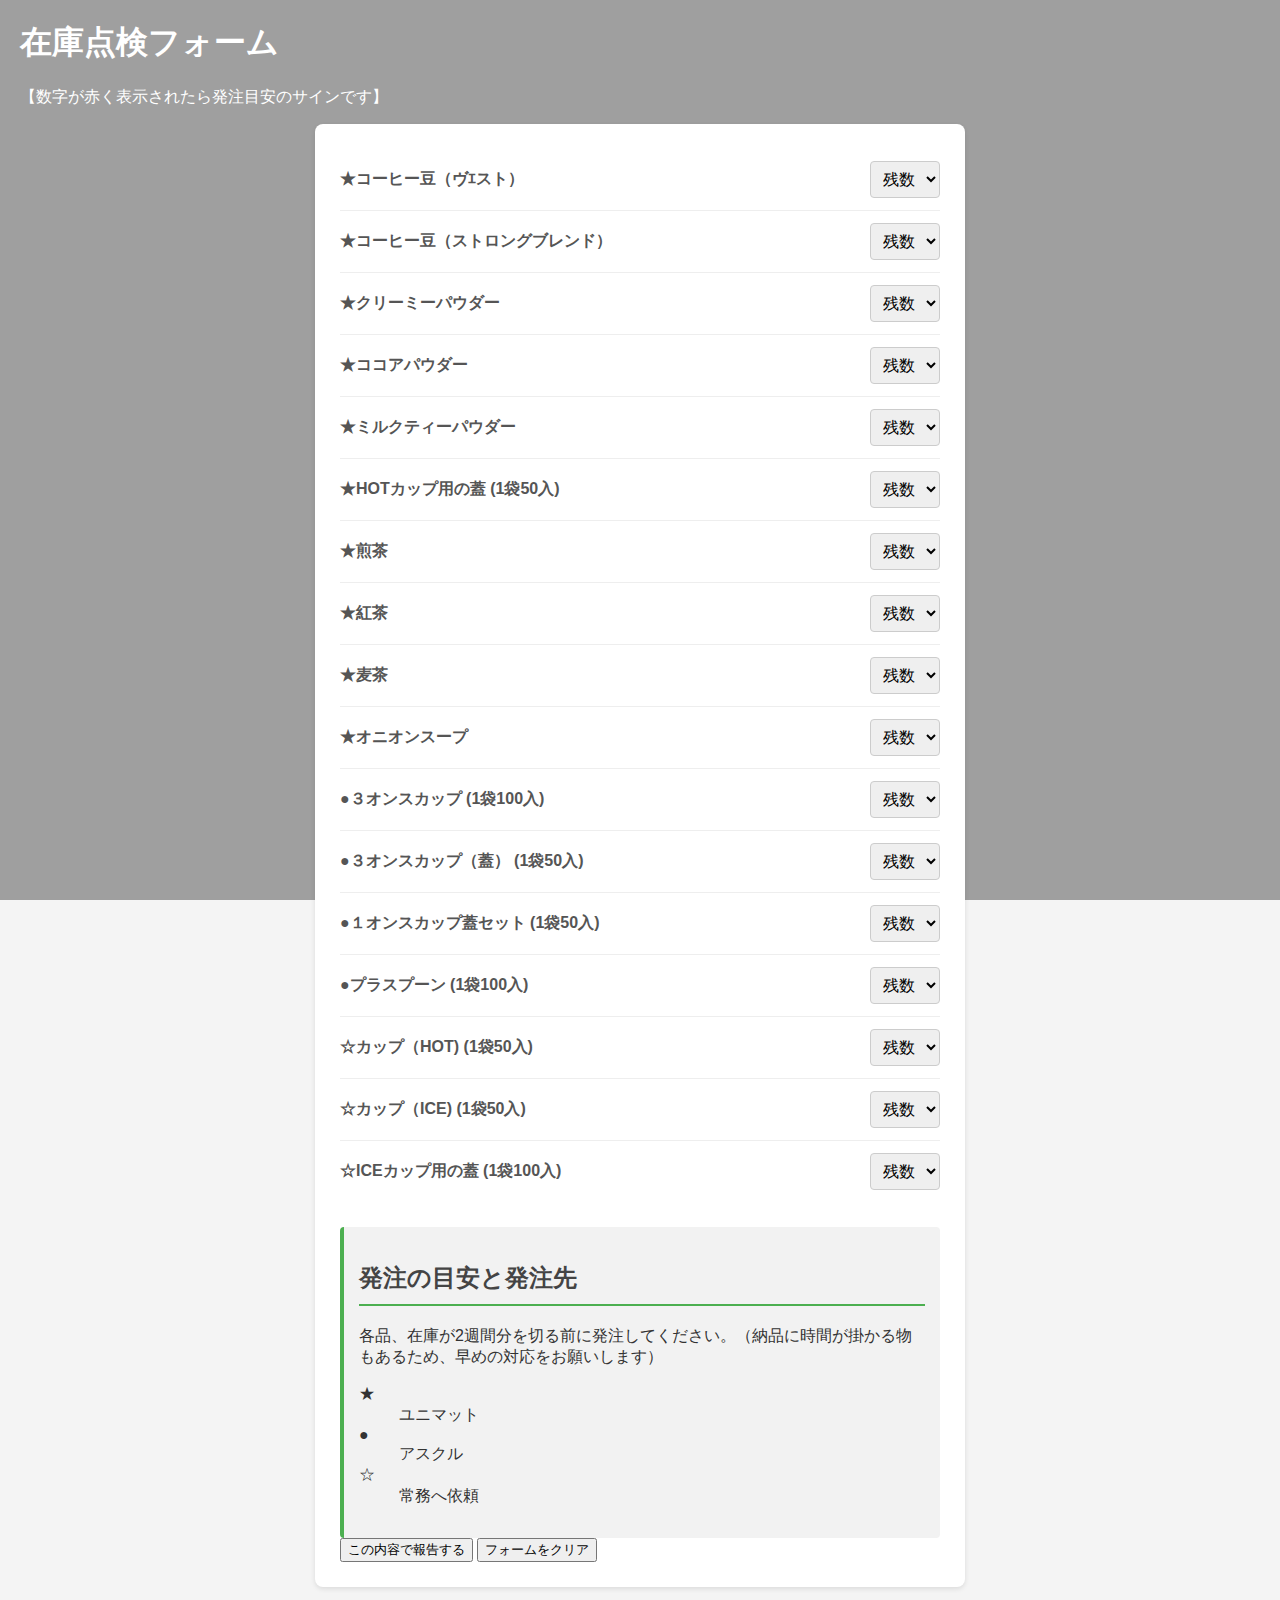
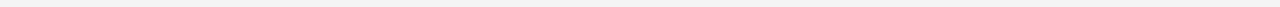
<file: index.html>
<!DOCTYPE html>
<html lang="ja">

<head>
    <meta charset="UTF-8">
    <meta name="viewport" content="width=device-width, initial-scale=1.0">
    <title>在庫点検フォーム | VIBE Cafe</title>
    <link rel="stylesheet" href="inventory-style.css">
</head>

<body>
    <div class="container">
        <header>
            <h1>在庫点検フォーム</h1>
            <p class="subtitle">【数字が赤く表示されたら発注目安のサインです】</p>
        </header>

        <div id="form-container">
            <form name="inventory" method="POST" action="/" id="inventory-form" data-netlify="true"
                target="hidden_iframe">
                <!-- Netlifyでフォームを識別するための隠しフィールド -->
                <input type="hidden" name="form-name" value="inventory">
                <!-- ASCII fields for email body lines (must be inside the main form to be submitted) -->
                <input type="hidden" name="line_01" value="">
                <input type="hidden" name="line_02" value="">
                <input type="hidden" name="line_03" value="">
                <input type="hidden" name="line_04" value="">
                <input type="hidden" name="line_05" value="">
                <input type="hidden" name="line_06" value="">
                <input type="hidden" name="line_07" value="">
                <input type="hidden" name="line_08" value="">
                <input type="hidden" name="line_09" value="">
                <input type="hidden" name="line_10" value="">
                <input type="hidden" name="line_11" value="">
                <input type="hidden" name="line_12" value="">
                <input type="hidden" name="line_13" value="">
                <input type="hidden" name="line_14" value="">
                <input type="hidden" name="line_15" value="">
                <input type="hidden" name="line_16" value="">
                <input type="hidden" name="line_17" value="">
                <input type="hidden" name="line_18" value="">
                <input type="hidden" name="line_19" value="">
                <input type="hidden" name="line_20" value="">
                <input type="hidden" name="line_21" value="">
                <input type="hidden" name="line_22" value="">
                <input type="hidden" name="line_23" value="">
                <input type="hidden" name="line_24" value="">
                <input type="hidden" name="line_25" value="">
                <input type="hidden" name="line_26" value="">
                <input type="hidden" name="line_27" value="">
                <input type="hidden" name="line_28" value="">
                <input type="hidden" name="line_29" value="">
                <input type="hidden" name="line_30" value="">

                <ul class="item-list">
                </ul>

                <div class="notes">
                    <h2>発注の目安と発注先</h2>
                    <p class="order-guideline">各品、在庫が2週間分を切る前に発注してください。（納品に時間が掛かる物もあるため、早めの対応をお願いします）</p>
                    <dl class="supplier-list">
                        <dt>★</dt>
                        <dd>ユニマット</dd>
                        <dt>●</dt>
                        <dd>アスクル</dd>
                        <dt>☆</dt>
                        <dd>常務へ依頼</dd>
                    </dl>
                </div>

                <!-- Netlifyで受信するメールの件名 -->
                <input type="hidden" name="_subject" value="【在庫点検報告】">

                <div class="form-actions">
                    <button type="submit" class="btn btn-primary">この内容で報告する</button>
                    <button type="reset" class="btn btn-secondary">フォームをクリア</button>
                </div>
            </form>
            <div id="thank-you-message"
                style="display: none; text-align: center; padding: 40px; font-size: 24px; color: #4CAF50; font-weight: bold;">
                点検ありがとうございました
            </div>
        </div>
    </div>

    <!-- Hidden fallback form to help Netlify detect the form at build time -->
    <form name="inventory" method="POST" action="/" data-netlify="true" hidden>
        <input type="hidden" name="form-name" value="inventory">
        <input type="text" name="dummy" value="" />
    </form>
    <!-- Hidden iframe for background submission -->
    <iframe name="hidden_iframe" style="display:none"></iframe>

    <script>
        document.addEventListener('DOMContentLoaded', function () {
            const form = document.getElementById('inventory-form');
            const formContainer = document.getElementById('form-container');
            const thankYouMessage = document.getElementById('thank-you-message');

            form.addEventListener('submit', function () {
                // 送信直前にhidden(品名)へ数量を同期（未選択は0）
                items.forEach(item => {
                    const sel = document.getElementById(item.id);
                    const hid = document.querySelector(`input[type="hidden"][name="${item.name}"]`);
                    if (hid) hid.value = (sel && sel.value !== '') ? sel.value : '0';
                });
                // ASCII行フィールドへ箇条書きを投入（全項目を表示）
                const lines = [];
                items.forEach(item => {
                    const sel = document.getElementById(item.id);
                    const qty = (sel && sel.value !== '') ? sel.value : '0';
                    lines.push(`- ${item.name}: ${qty}`);
                });
                for (let i = 1; i <= 30; i++) {
                    const f = form.querySelector(`input[name="line_${String(i).padStart(2, '0')}"]`);
                    if (f) f.value = lines[i - 1] || '';
                }
                // 見た目は即サンクスに切り替え（送信はhidden iframeで継続）
                form.style.display = 'none';
                thankYouMessage.style.display = 'block';
            });

            // --- 在庫アイテムの定義 ---
            const items = [
                { id: 'coffee_vest', name: '★コーヒー豆（ヴｴスト）', threshold: 5 },
                { id: 'coffee_bullman', name: '★コーヒー豆（ストロングブレンド）', threshold: 8 },
                { id: 'creamy_powder', name: '★クリーミーパウダー', threshold: 12 },
                { id: 'cocoa_powder', name: '★ココアパウダー', threshold: 5 },
                { id: 'milktea_powder', name: '★ミルクティーパウダー', threshold: 10 },
                { id: 'hot_cup_lid', name: '★HOTカップ用の蓋 (1袋50入)', threshold: 5 },
                { id: 'sencha', name: '★煎茶', threshold: 3 },
                { id: 'black_tea', name: '★紅茶', threshold: 0 },
                { id: 'barley_tea', name: '★麦茶', threshold: 3 },
                { id: 'onion_soup', name: '★オニオンスープ', threshold: 2 },
                { id: 'cup_3oz', name: '●３オンスカップ (1袋100入)', threshold: 10 },
                { id: 'cup_3oz_lid', name: '●３オンスカップ（蓋） (1袋50入)', threshold: 5 },
                { id: 'cup_1oz', name: '●１オンスカップ蓋セット (1袋50入)', threshold: 10 },
                { id: 'plastic_spoon', name: '●プラスプーン (1袋100入)', threshold: 5 },
                { id: 'cup_hot', name: '☆カップ（HOT) (1袋50入)', threshold: 20 },
                { id: 'cup_ice', name: '☆カップ（ICE) (1袋50入)', threshold: 13 },
                { id: 'ice_cup_lid', name: '☆ICEカップ用の蓋 (1袋100入)', threshold: 5 }
            ];

            // --- Dynamically create the list items with dropdowns ---
            const itemList = document.querySelector('.item-list');
            items.forEach(item => {
                const listItem = document.createElement('li');

                const label = document.createElement('label');
                label.htmlFor = item.id;
                label.textContent = item.name;

                const select = document.createElement('select');
                select.id = item.id;
                select.name = item.id; // 記号を含まないIDをname属性に使用
                select.required = true;

                // 未選択状態のプレースホルダーを追加
                const placeholderOption = document.createElement('option');
                placeholderOption.value = "";
                placeholderOption.textContent = "残数を選択";
                placeholderOption.disabled = true;
                placeholderOption.selected = true;
                select.appendChild(placeholderOption);

                // 在庫数の選択肢 (0から100まで)
                for (let i = 0; i <= 100; i++) {
                    const option = document.createElement('option');
                    option.value = i;
                    option.textContent = i;
                    select.appendChild(option);
                }

                listItem.appendChild(label);
                listItem.appendChild(select);
                // Netlify通知で1行=「項目名: 数量」にするため、品名をnameにしたhiddenを同梱
                const hidden = document.createElement('input');
                hidden.type = 'hidden';
                hidden.name = item.name; // フィールド名=品名
                hidden.value = '';
                // 選択変更時に同期
                select.addEventListener('change', () => {
                    const val = select.value;
                    hidden.value = val || '0';

                    // 赤字ロジック: 値が選ばれていて、且つ閾値以下なら赤くする
                    if (val !== "" && parseInt(val, 10) <= item.threshold) {
                        select.style.color = "red";
                        select.style.fontWeight = "bold";
                    } else {
                        select.style.color = "";
                        select.style.fontWeight = "";
                    }
                });
                listItem.appendChild(hidden);
                itemList.appendChild(listItem);
            });

        });
    </script>
</body>

</html>
</file>
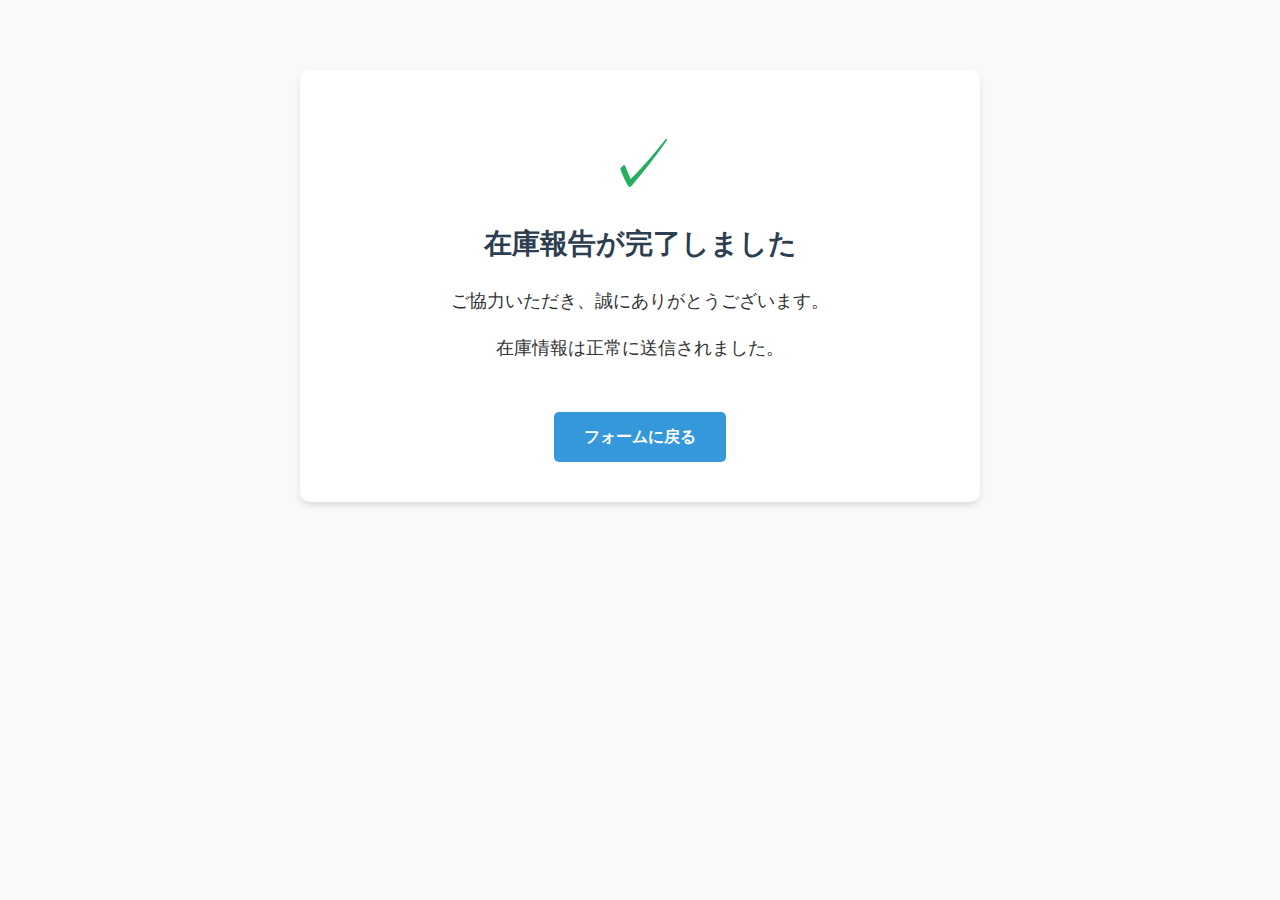
<file: thanks.html>
<!DOCTYPE html>
<html lang="ja">
<head>
    <meta charset="UTF-8">
    <meta name="viewport" content="width=device-width, initial-scale=1.0">
    <title>報告完了 | 在庫点検フォーム</title>
    <style>
        body {
            font-family: 'Arial', sans-serif;
            line-height: 1.6;
            margin: 0;
            padding: 20px;
            background-color: #f8f9fa;
            color: #333;
        }
        .container {
            max-width: 600px;
            margin: 50px auto;
            padding: 40px;
            background: white;
            border-radius: 10px;
            box-shadow: 0 4px 6px rgba(0, 0, 0, 0.1);
            text-align: center;
        }
        h1 {
            color: #2c3e50;
            margin-bottom: 20px;
            font-size: 28px;
        }
        .success-icon {
            font-size: 72px;
            color: #27ae60;
            margin: 20px 0;
            line-height: 1;
        }
        .btn {
            display: inline-block;
            padding: 12px 30px;
            margin-top: 30px;
            background-color: #3498db;
            color: white;
            text-decoration: none;
            border-radius: 5px;
            font-size: 16px;
            font-weight: bold;
            transition: all 0.3s ease;
            border: none;
            cursor: pointer;
        }
        .btn:hover {
            background-color: #2980b9;
            transform: translateY(-2px);
            box-shadow: 0 2px 8px rgba(0, 0, 0, 0.2);
        }
        .message {
            margin: 20px 0;
            font-size: 18px;
            line-height: 1.6;
        }
        @media (max-width: 480px) {
            .container {
                margin: 20px 10px;
                padding: 25px 15px;
            }
            h1 {
                font-size: 24px;
            }
            .success-icon {
                font-size: 48px;
            }
            .message {
                font-size: 16px;
            }
        }
    </style>
</head>
<body>
    <div class="container">
        <div class="success-icon">✓</div>
        <h1>在庫報告が完了しました</h1>
        <div class="message">
            <p>ご協力いただき、誠にありがとうございます。</p>
            <p>在庫情報は正常に送信されました。</p>
        </div>
        <a href="/" class="btn">フォームに戻る</a>
    </div>
</body>
</html>
</file>
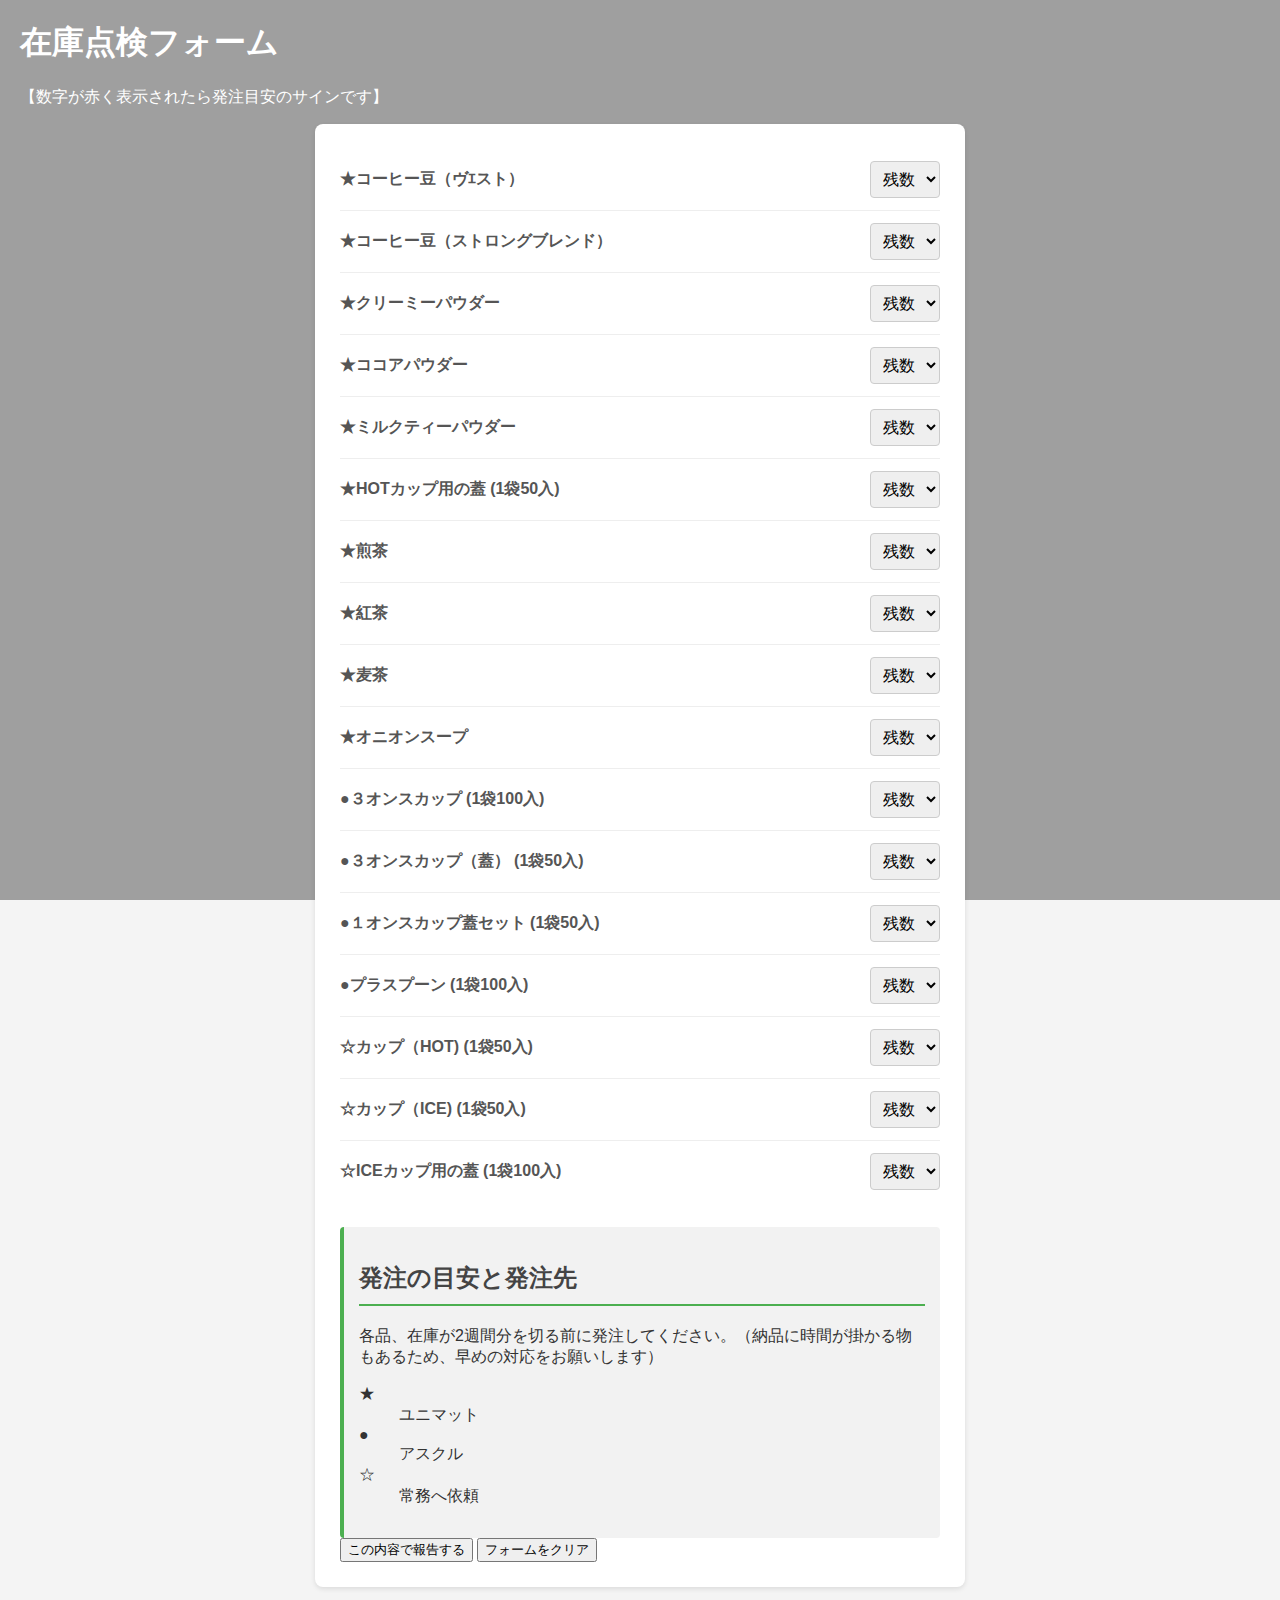
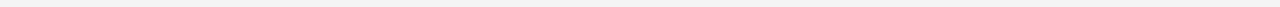
<file: 在庫点検フォーム.html>
<!DOCTYPE html>
<html lang="ja">

<head>
    <meta charset="UTF-8">
    <meta name="viewport" content="width=device-width, initial-scale=1.0">
    <title>在庫点検フォーム | VIBE Cafe</title>
    <link rel="stylesheet" href="inventory-style.css">
</head>

<body>
    <div class="container">
        <header>
            <h1>在庫点検フォーム</h1>
            <p class="subtitle">【数字が赤く表示されたら発注目安のサインです】</p>
        </header>

        <div id="form-container">
            <form name="inventory" method="POST" action="/" id="inventory-form" data-netlify="true"
                target="hidden_iframe">
                <!-- Netlifyでフォームを識別するための隠しフィールド -->
                <input type="hidden" name="form-name" value="inventory">
                <!-- ASCII fields for email body lines (must be inside main form) -->
                <input type="hidden" name="line_01" value="">
                <input type="hidden" name="line_02" value="">
                <input type="hidden" name="line_03" value="">
                <input type="hidden" name="line_04" value="">
                <input type="hidden" name="line_05" value="">
                <input type="hidden" name="line_06" value="">
                <input type="hidden" name="line_07" value="">
                <input type="hidden" name="line_08" value="">
                <input type="hidden" name="line_09" value="">
                <input type="hidden" name="line_10" value="">
                <input type="hidden" name="line_11" value="">
                <input type="hidden" name="line_12" value="">
                <input type="hidden" name="line_13" value="">
                <input type="hidden" name="line_14" value="">
                <input type="hidden" name="line_15" value="">
                <input type="hidden" name="line_16" value="">
                <input type="hidden" name="line_17" value="">
                <input type="hidden" name="line_18" value="">
                <input type="hidden" name="line_19" value="">
                <input type="hidden" name="line_20" value="">
                <input type="hidden" name="line_21" value="">
                <input type="hidden" name="line_22" value="">
                <input type="hidden" name="line_23" value="">
                <input type="hidden" name="line_24" value="">
                <input type="hidden" name="line_25" value="">
                <input type="hidden" name="line_26" value="">
                <input type="hidden" name="line_27" value="">
                <input type="hidden" name="line_28" value="">
                <input type="hidden" name="line_29" value="">
                <input type="hidden" name="line_30" value="">

                <ul class="item-list">
                </ul>

                <div class="notes">
                    <h2>発注の目安と発注先</h2>
                    <p class="order-guideline">各品、在庫が2週間分を切る前に発注してください。（納品に時間が掛かる物もあるため、早めの対応をお願いします）</p>
                    <dl class="supplier-list">
                        <dt>★</dt>
                        <dd>ユニマット</dd>
                        <dt>●</dt>
                        <dd>アスクル</dd>
                        <dt>☆</dt>
                        <dd>常務へ依頼</dd>
                    </dl>
                </div>

                <!-- Netlifyで受信するメールの件名 -->
                <input type="hidden" name="_subject" value="【在庫点検報告】">

                <div class="form-actions">
                    <button type="submit" class="btn btn-primary">この内容で報告する</button>
                    <button type="reset" class="btn btn-secondary">フォームをクリア</button>
                </div>
            </form>
            <div id="thank-you-message"
                style="display: none; text-align: center; padding: 40px; font-size: 24px; color: #4CAF50; font-weight: bold;">
                点検ありがとうございました
            </div>
        </div>
    </div>

    <!-- Hidden fallback form for Netlify detection -->
    <form name="inventory" method="POST" action="/" data-netlify="true" hidden>
        <input type="hidden" name="form-name" value="inventory">
        <input type="text" name="dummy" value="" />
    </form>
    <!-- Hidden iframe for background submission -->
    <iframe name="hidden_iframe" style="display:none"></iframe>

    <script>
        document.addEventListener('DOMContentLoaded', function () {
            const form = document.getElementById('inventory-form');
            const formContainer = document.getElementById('form-container');
            const thankYouMessage = document.getElementById('thank-you-message');

            form.addEventListener('submit', function () {
                // 送信直前に hidden(品名) に数量を同期（未選択は0）
                items.forEach(item => {
                    const sel = document.getElementById(item.id);
                    const hid = document.querySelector(`input[type="hidden"][name="${item.name}"]`);
                    if (hid) hid.value = (sel && sel.value !== '') ? sel.value : '0';
                });
                // ASCII行フィールドへ箇条書きを投入
                const lines = [];
                items.forEach(item => {
                    const sel = document.getElementById(item.id);
                    const qty = (sel && sel.value !== '') ? sel.value : '0';
                    lines.push(`- ${item.name}: ${qty}`);
                });
                for (let i = 1; i <= 30; i++) {
                    const f = form.querySelector(`input[name="line_${String(i).padStart(2, '0')}"]`);
                    if (f) f.value = lines[i - 1] || '';
                }
                // 表示は即座にサンクスメッセージ
                form.style.display = 'none';
                thankYouMessage.style.display = 'block';
            });

            // --- 在庫アイテムの定義 ---
            const items = [
                { id: 'coffee_vest', name: '★コーヒー豆（ヴｴスト）', threshold: 5 },
                { id: 'coffee_bullman', name: '★コーヒー豆（ストロングブレンド）', threshold: 8 },
                { id: 'creamy_powder', name: '★クリーミーパウダー', threshold: 12 },
                { id: 'cocoa_powder', name: '★ココアパウダー', threshold: 5 },
                { id: 'milktea_powder', name: '★ミルクティーパウダー', threshold: 10 },
                { id: 'hot_cup_lid', name: '★HOTカップ用の蓋 (1袋50入)', threshold: 5 },
                { id: 'sencha', name: '★煎茶', threshold: 3 },
                { id: 'black_tea', name: '★紅茶', threshold: 0 },
                { id: 'barley_tea', name: '★麦茶', threshold: 3 },
                { id: 'onion_soup', name: '★オニオンスープ', threshold: 2 },
                { id: 'cup_3oz', name: '●３オンスカップ (1袋100入)', threshold: 10 },
                { id: 'cup_3oz_lid', name: '●３オンスカップ（蓋） (1袋50入)', threshold: 5 },
                { id: 'cup_1oz', name: '●１オンスカップ蓋セット (1袋50入)', threshold: 10 },
                { id: 'plastic_spoon', name: '●プラスプーン (1袋100入)', threshold: 5 },
                { id: 'cup_hot', name: '☆カップ（HOT) (1袋50入)', threshold: 20 },
                { id: 'cup_ice', name: '☆カップ（ICE) (1袋50入)', threshold: 13 },
                { id: 'ice_cup_lid', name: '☆ICEカップ用の蓋 (1袋100入)', threshold: 5 }
            ];

            // --- Dynamically create the list items with dropdowns ---
            const itemList = document.querySelector('.item-list');
            items.forEach(item => {
                const listItem = document.createElement('li');

                const label = document.createElement('label');
                label.htmlFor = item.id;
                label.textContent = item.name;

                const select = document.createElement('select');
                select.id = item.id;
                select.name = item.id; // 記号を含まないIDをname属性に使用
                select.required = true;

                // 未選択状態のプレースホルダーを追加
                const placeholderOption = document.createElement('option');
                placeholderOption.value = "";
                placeholderOption.textContent = "残数を選択";
                placeholderOption.disabled = true;
                placeholderOption.selected = true;
                select.appendChild(placeholderOption);

                // 在庫数の選択肢 (0から100まで)
                for (let i = 0; i <= 100; i++) {
                    const option = document.createElement('option');
                    option.value = i;
                    option.textContent = i;
                    select.appendChild(option);
                }

                listItem.appendChild(label);
                listItem.appendChild(select);
                // Netlify通知で1行=「項目名: 数量」にするため、品名をnameにしたhiddenを同梱
                const hidden = document.createElement('input');
                hidden.type = 'hidden';
                hidden.name = item.name; // フィールド名=品名
                hidden.value = '';
                select.addEventListener('change', () => {
                    const val = select.value;
                    hidden.value = val || '0';

                    // 赤字ロジック: 値が選ばれていて、かつ閾値以下なら赤くする
                    if (val !== "" && parseInt(val, 10) <= item.threshold) {
                        select.style.color = "red";
                        select.style.fontWeight = "bold";
                    } else {
                        select.style.color = "";
                        select.style.fontWeight = "";
                    }
                });
                listItem.appendChild(hidden);
                itemList.appendChild(listItem);
            });

        });
    </script>
</body>

</html>
</file>
<file: inventory-style.css>
body {
    font-family: 'Segoe UI', Tahoma, Geneva, Verdana, sans-serif;
    margin: 20px;
    /* Fallback color */
    background-color: #f4f4f4;
    /* Cafe background with subtle dark overlay for readability */
    background-image:
        linear-gradient(rgba(0,0,0,0.35), rgba(0,0,0,0.35)),
        url('https://images.unsplash.com/photo-1495474472287-4d71bcdd2085?q=80&w=1600&auto=format&fit=crop');
    background-size: cover;
    background-position: center;
    background-attachment: fixed;
    color: #333;
}

/* Header title and subtitle in white */
header h1 {
    color: #ffffff;
}
header .subtitle {
    color: #ffffff;
}

h2 {
    color: #444;
    border-bottom: 2px solid #4CAF50;
    padding-bottom: 10px;
    margin-bottom: 20px;
}

form {
    background-color: #ffffff;
    padding: 25px;
    border-radius: 8px;
    box-shadow: 0 2px 5px rgba(0,0,0,0.1);
    max-width: 600px;
    margin: auto;
}

label {
    font-weight: bold;
    color: #555;
}

input[type="number"],
select {
    padding: 8px;
    border: 1px solid #ccc;
    border-radius: 4px;
    width: 70px;
    text-align: center;
    font-size: 16px;
}

.item-list {
    list-style: none;
    padding: 0;
    margin: 0;
}

.item-list li {
    display: flex;
    justify-content: space-between;
    align-items: center;
    padding: 12px 0;
    border-bottom: 1px solid #eee;
}

.item-list li:last-child {
    border-bottom: none;
}

.notes {
    margin-top: 25px;
    padding: 15px;
    background-color: #f2f2f2;
    border-left: 4px solid #4CAF50;
    border-radius: 4px;
}

.notes h3 {
    margin-top: 0;
    color: #4CAF50;
}

input[type="submit"] {
    background-color: #4CAF50;
    color: white;
    padding: 12px 20px;
    border: none;
    border-radius: 5px;
    cursor: pointer;
    font-size: 16px;
    font-weight: bold;
    width: 100%;
    margin-top: 20px;
    transition: background-color 0.3s;
}

input[type="submit"]:hover {
    background-color: #45a049;
}
</file>
